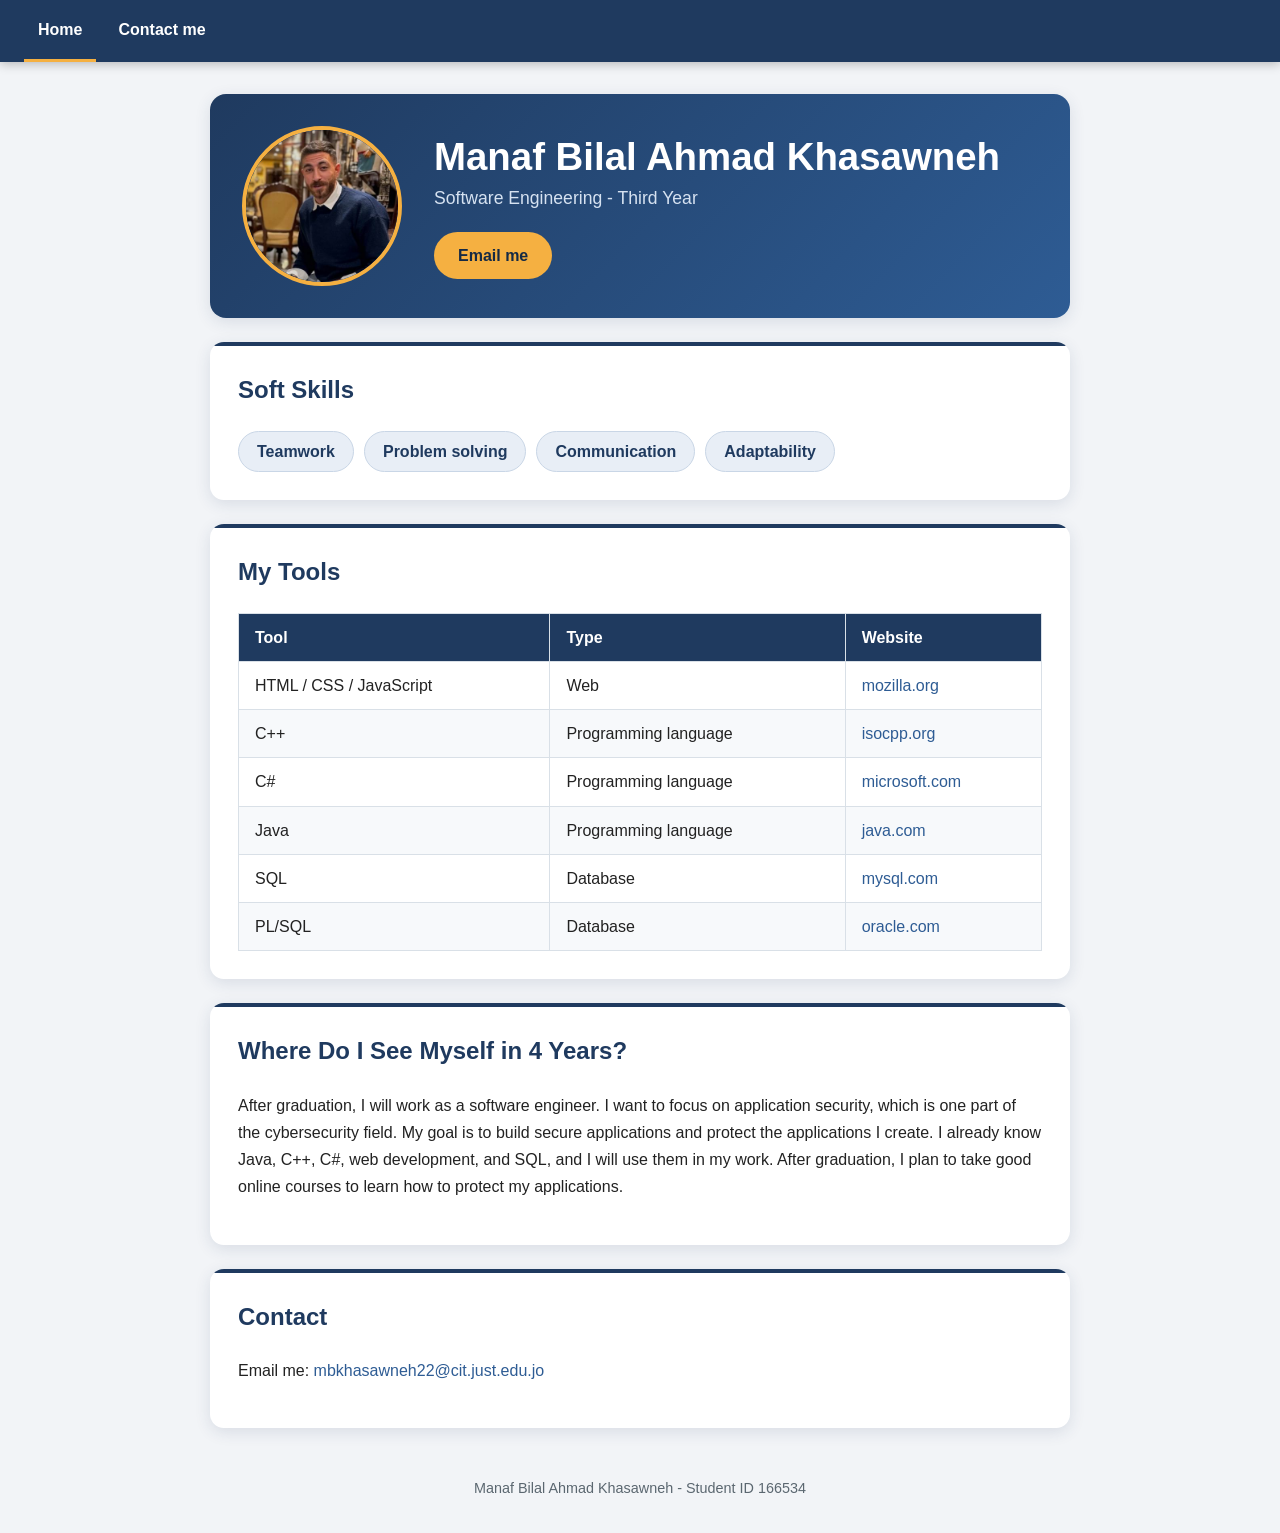
<file: index.html>
<!DOCTYPE html>
<html lang="en">
<head>
  <meta charset="UTF-8">
  <meta name="viewport" content="width=device-width, initial-scale=1.0">
  <title>166534 - Manaf Bilal Ahmad Khasawneh</title>
  <link rel="stylesheet" href="style.css">
</head>
<body>

  <nav>
    <a href="index.html" class="active">Home</a>
    <a href="contact.html">Contact me</a>
  </nav>

  <main class="container">

    <header class="hero">
      <img src="about.jpg" alt="Manaf Bilal Ahmad Khasawneh">
      <div>
        <h1>Manaf Bilal Ahmad Khasawneh</h1>
        <p class="subtitle">Software Engineering - Third Year</p>
        <a class="btn" href="mailto:mbkhasawneh22@cit.just.edu.jo">Email me</a>
      </div>
    </header>

    <section class="card">
      <h2>Soft Skills</h2>
      <ul class="chips">
        <li>Teamwork</li>
        <li>Problem solving</li>
        <li>Communication</li>
        <li>Adaptability</li>
      </ul>
    </section>

    <section class="card">
      <h2>My Tools</h2>
      <div class="table-wrap">
        <table>
          <thead>
            <tr>
              <th>Tool</th>
              <th>Type</th>
              <th>Website</th>
            </tr>
          </thead>
          <tbody>
            <tr>
              <td>HTML / CSS / JavaScript</td>
              <td>Web</td>
              <td><a href="https://developer.mozilla.org" target="_blank" rel="noopener">mozilla.org</a></td>
            </tr>
            <tr>
              <td>C++</td>
              <td>Programming language</td>
              <td><a href="https://isocpp.org" target="_blank" rel="noopener">isocpp.org</a></td>
            </tr>
            <tr>
              <td>C#</td>
              <td>Programming language</td>
              <td><a href="https://learn.microsoft.com/dotnet/csharp" target="_blank" rel="noopener">microsoft.com</a></td>
            </tr>
            <tr>
              <td>Java</td>
              <td>Programming language</td>
              <td><a href="https://www.java.com" target="_blank" rel="noopener">java.com</a></td>
            </tr>
            <tr>
              <td>SQL</td>
              <td>Database</td>
              <td><a href="https://www.mysql.com" target="_blank" rel="noopener">mysql.com</a></td>
            </tr>
            <tr>
              <td>PL/SQL</td>
              <td>Database</td>
              <td><a href="https://www.oracle.com/database/technologies/appdev/plsql" target="_blank" rel="noopener">oracle.com</a></td>
            </tr>
          </tbody>
        </table>
      </div>
    </section>

    <section class="card">
      <h2>Where Do I See Myself in 4 Years?</h2>
      <p>
        After graduation, I will work as a software engineer. I want to focus on application
        security, which is one part of the cybersecurity field. My goal is to build secure
        applications and protect the applications I create. I already know Java, C++, C#,
        web development, and SQL, and I will use them in my work. After graduation, I plan to
        take good online courses to learn how to protect my applications.
      </p>
    </section>

    <section class="card">
      <h2>Contact</h2>
      <p>Email me: <a href="mailto:mbkhasawneh22@cit.just.edu.jo">mbkhasawneh22@cit.just.edu.jo</a></p>
    </section>

  </main>

  <footer>
    Manaf Bilal Ahmad Khasawneh - Student ID 166534
  </footer>

</body>
</html>
</file>
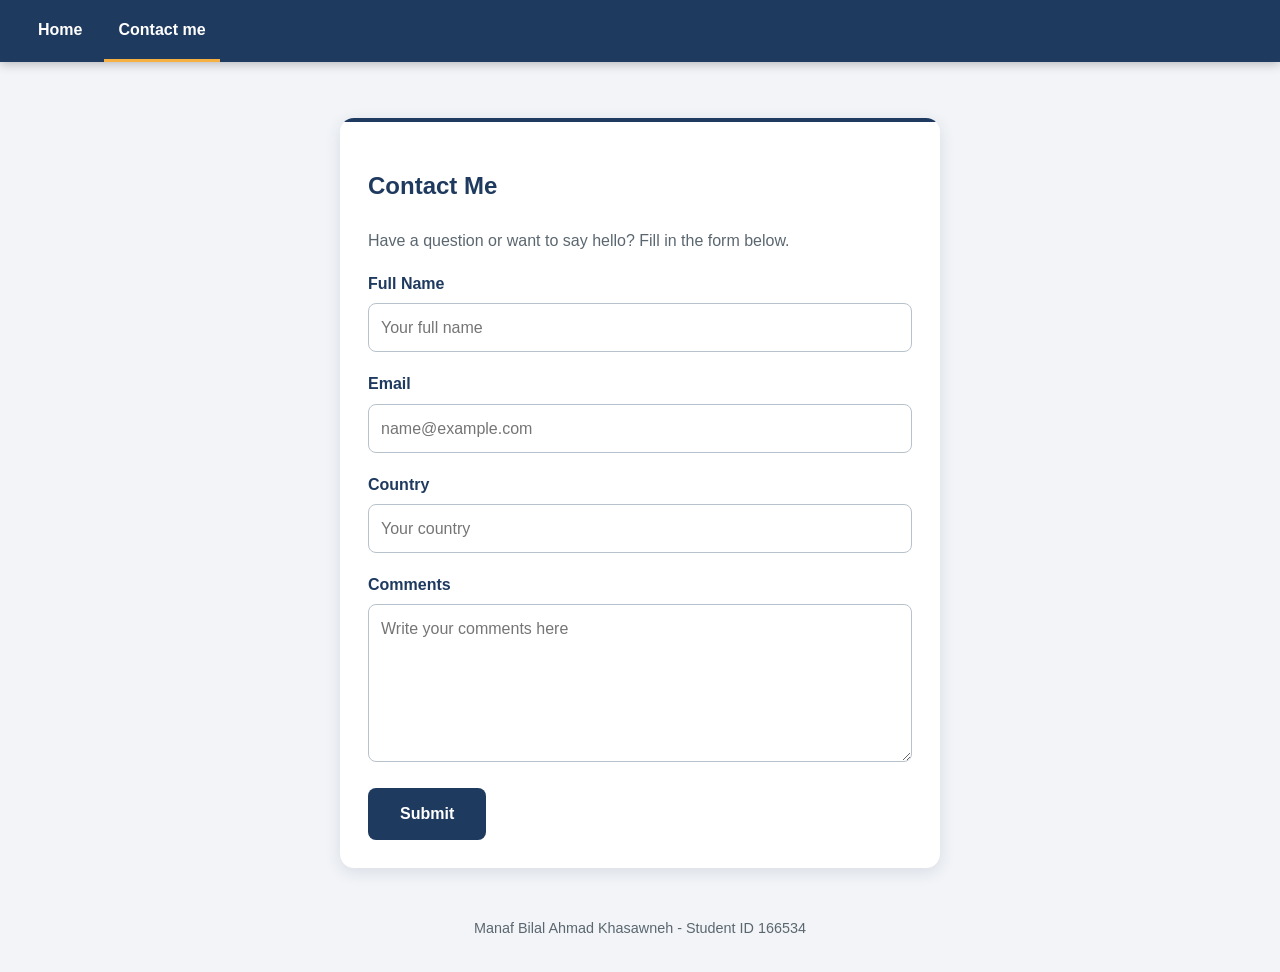
<file: contact.html>
<!DOCTYPE html>
<html lang="en">
<head>
  <meta charset="UTF-8">
  <meta name="viewport" content="width=device-width, initial-scale=1.0">
  <title>166534 - Manaf Bilal Ahmad Khasawneh</title>
  <link rel="stylesheet" href="style.css">
</head>
<body>

  <nav>
    <a href="index.html">Home</a>
    <a href="contact.html" class="active">Contact me</a>
  </nav>

  <main class="container narrow">

    <section class="card">
      <h1>Contact Me</h1>
      <p class="lead">Have a question or want to say hello? Fill in the form below.</p>

      <form id="contactForm">
        <div class="field">
          <label for="fullname">Full Name</label>
          <input type="text" id="fullname" placeholder="Your full name">
        </div>

        <div class="field">
          <label for="email">Email</label>
          <input type="text" id="email" placeholder="name@example.com">
        </div>

        <div class="field">
          <label for="country">Country</label>
          <input type="text" id="country" placeholder="Your country">
        </div>

        <div class="field">
          <label for="comments">Comments</label>
          <textarea id="comments" rows="5" placeholder="Write your comments here"></textarea>
        </div>

        <button type="submit">Submit</button>
      </form>
    </section>

  </main>

  <footer>
    Manaf Bilal Ahmad Khasawneh - Student ID 166534
  </footer>

  <script src="script.js"></script>
</body>
</html>
</file>
<file: style.css>
/* ---------- Colors and sizes in one place ---------- */
:root {
  --navy: #1f3a5f;
  --navy-dark: #152a45;
  --blue: #2e5c94;
  --gold: #f5b041;
  --bg: #f2f4f7;
  --card: #ffffff;
  --text: #222222;
  --muted: #5b6770;
  --line: #d9e0e7;
  --shadow: 0 4px 16px rgba(31, 58, 95, 0.12);
}

/* ---------- Base ---------- */
* {
  box-sizing: border-box;
}

html {
  scroll-behavior: smooth;
}

body {
  margin: 0;
  font-family: "Segoe UI", Arial, sans-serif;
  background-color: var(--bg);
  color: var(--text);
  line-height: 1.7;
}

::selection {
  background-color: var(--gold);
  color: var(--navy-dark);
}

h1, h2 {
  color: var(--navy);
}

a {
  color: var(--blue);
  text-decoration: none;
}

a:hover {
  text-decoration: underline;
  color: #c0392b;
}

/* ---------- Navigation bar ---------- */
nav {
  position: sticky;
  top: 0;
  z-index: 10;
  display: flex;
  gap: 8px;
  padding: 0 24px;
  background-color: var(--navy);
  box-shadow: 0 2px 10px rgba(0, 0, 0, 0.25);
}

nav a {
  color: white;
  padding: 16px 14px;
  font-weight: 600;
  border-bottom: 3px solid transparent;
  transition: border-color 0.2s, color 0.2s;
}

nav a:hover,
nav a.active {
  color: white;
  text-decoration: none;
  border-bottom-color: var(--gold);
}

/* ---------- Page layout ---------- */
.container {
  max-width: 900px;
  margin: 0 auto;
  padding: 32px 20px 24px;
}

.container.narrow {
  max-width: 640px;
}

/* ---------- Hero (name + photo) ---------- */
.hero {
  display: flex;
  align-items: center;
  gap: 32px;
  padding: 32px;
  color: white;
  background: linear-gradient(135deg, var(--navy), var(--blue));
  border-radius: 16px;
  box-shadow: var(--shadow);
}

.hero img {
  width: 160px;
  height: 160px;
  flex-shrink: 0;
  object-fit: cover;
  object-position: center 30%;
  border-radius: 50%;
  border: 4px solid var(--gold);
}

.hero h1 {
  margin: 0 0 4px;
  color: white;
  font-size: clamp(1.6rem, 4vw, 2.4rem);
  line-height: 1.2;
}

.subtitle {
  margin: 0 0 18px;
  color: #d6e2f1;
  font-size: 1.1rem;
}

.btn {
  display: inline-block;
  padding: 10px 24px;
  background-color: var(--gold);
  color: var(--navy-dark);
  font-weight: 700;
  border-radius: 999px;
  transition: transform 0.2s, box-shadow 0.2s;
}

.btn:hover {
  color: var(--navy-dark);
  text-decoration: none;
  transform: translateY(-2px);
  box-shadow: 0 6px 14px rgba(0, 0, 0, 0.25);
}

/* ---------- Cards (each section) ---------- */
.card {
  margin-top: 24px;
  padding: 28px;
  background: linear-gradient(var(--navy), var(--navy)) top / 100% 4px no-repeat, var(--card);
  border-radius: 14px;
  box-shadow: var(--shadow);
  transition: transform 0.2s, box-shadow 0.2s;
}

.card:hover {
  transform: translateY(-3px);
  box-shadow: 0 10px 24px rgba(31, 58, 95, 0.2);
}

.card h2 {
  margin-top: 0;
}

.lead {
  color: var(--muted);
}

/* ---------- Soft skills as chips ---------- */
.chips {
  display: flex;
  flex-wrap: wrap;
  gap: 10px;
  margin: 0;
  padding: 0;
  list-style: none;
}

.chips li {
  padding: 6px 18px;
  color: var(--navy);
  font-weight: 600;
  background-color: #e8eef6;
  border: 1px solid #c9d6e6;
  border-radius: 999px;
  transition: background-color 0.2s, color 0.2s;
}

.chips li:hover {
  color: white;
  background-color: var(--navy);
}

/* ---------- Table ---------- */
.table-wrap {
  overflow-x: auto;
}

table {
  width: 100%;
  border-collapse: collapse;
  background-color: white;
}

th, td {
  padding: 10px 16px;
  text-align: left;
  border: 1px solid var(--line);
}

th {
  color: white;
  background-color: var(--navy);
}

tbody tr:nth-child(even) {
  background-color: #f7f9fb;
}

tbody tr:hover {
  background-color: #e8eef6;
}

/* ---------- Form ---------- */
.field {
  margin-bottom: 18px;
}

label {
  display: block;
  margin-bottom: 6px;
  font-weight: 600;
  color: var(--navy);
}

input, textarea {
  width: 100%;
  padding: 10px 12px;
  font: inherit;
  border: 1px solid #b8c2cc;
  border-radius: 8px;
  transition: border-color 0.2s, box-shadow 0.2s;
}

input:focus, textarea:focus {
  border-color: var(--navy);
  outline: none;
  box-shadow: 0 0 8px rgba(31, 58, 95, 0.45);
}

textarea {
  resize: vertical;
}

button {
  padding: 12px 32px;
  color: white;
  font: inherit;
  font-weight: 700;
  background-color: var(--navy);
  border: none;
  border-radius: 8px;
  cursor: pointer;
  transition: background-color 0.2s, transform 0.2s;
}

button:hover {
  background-color: var(--blue);
  transform: translateY(-2px);
}

/* ---------- Footer ---------- */
footer {
  padding: 24px 20px 32px;
  text-align: center;
  color: var(--muted);
  font-size: 0.9rem;
}

/* ---------- Entrance animation ---------- */
@keyframes fadeUp {
  from {
    opacity: 0;
    transform: translateY(18px);
  }
  to {
    opacity: 1;
    transform: translateY(0);
  }
}

@media (prefers-reduced-motion: no-preference) {
  .hero,
  .card {
    animation: fadeUp 0.6s ease both;
  }

  .card:nth-of-type(1) { animation-delay: 0.1s; }
  .card:nth-of-type(2) { animation-delay: 0.2s; }
  .card:nth-of-type(3) { animation-delay: 0.3s; }
  .card:nth-of-type(4) { animation-delay: 0.4s; }
}

/* ---------- Phones ---------- */
@media (max-width: 640px) {
  nav {
    padding: 0 8px;
  }

  .hero {
    flex-direction: column;
    padding: 28px 20px;
    text-align: center;
  }

  .card {
    padding: 20px;
  }

  th, td {
    padding: 8px 10px;
    font-size: 0.85rem;
  }

  th:nth-child(2),
  td:nth-child(2) {
    display: none;
  }

  td a {
    overflow-wrap: anywhere;
  }
}
</file>
